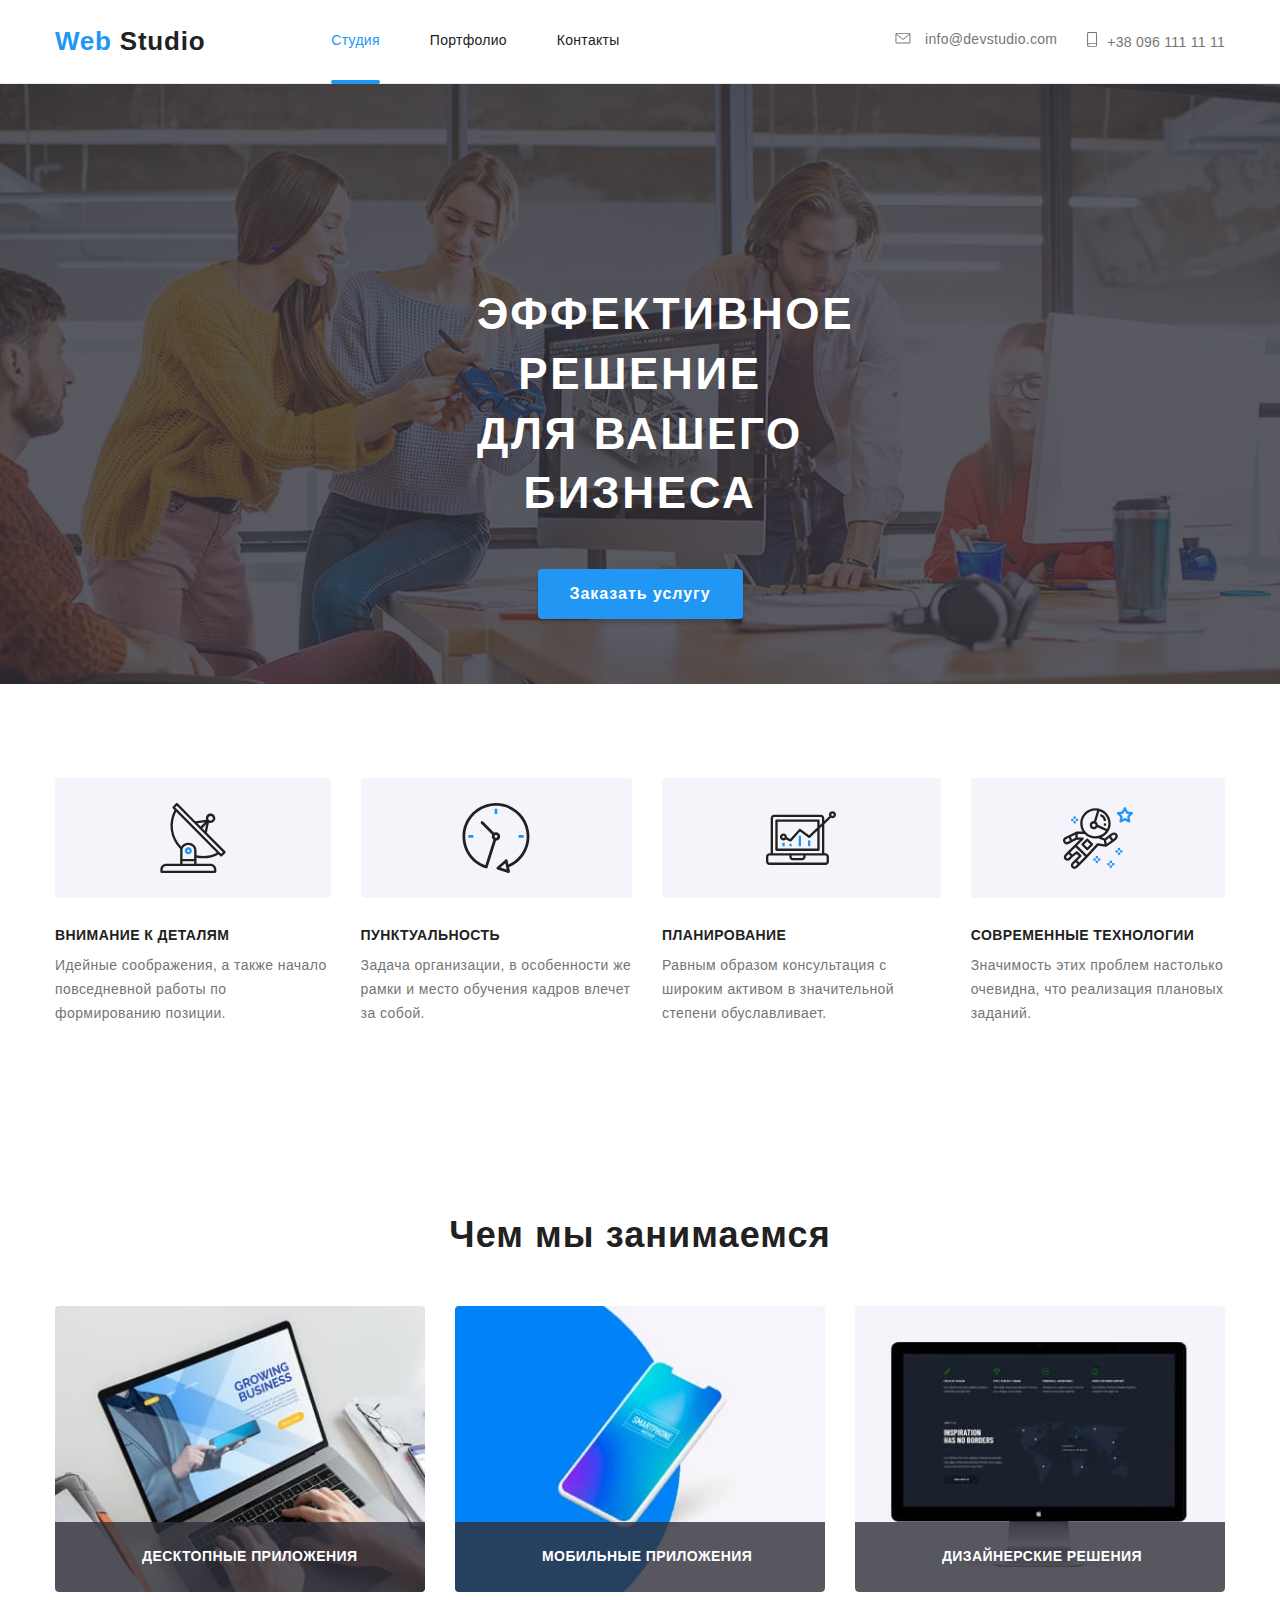
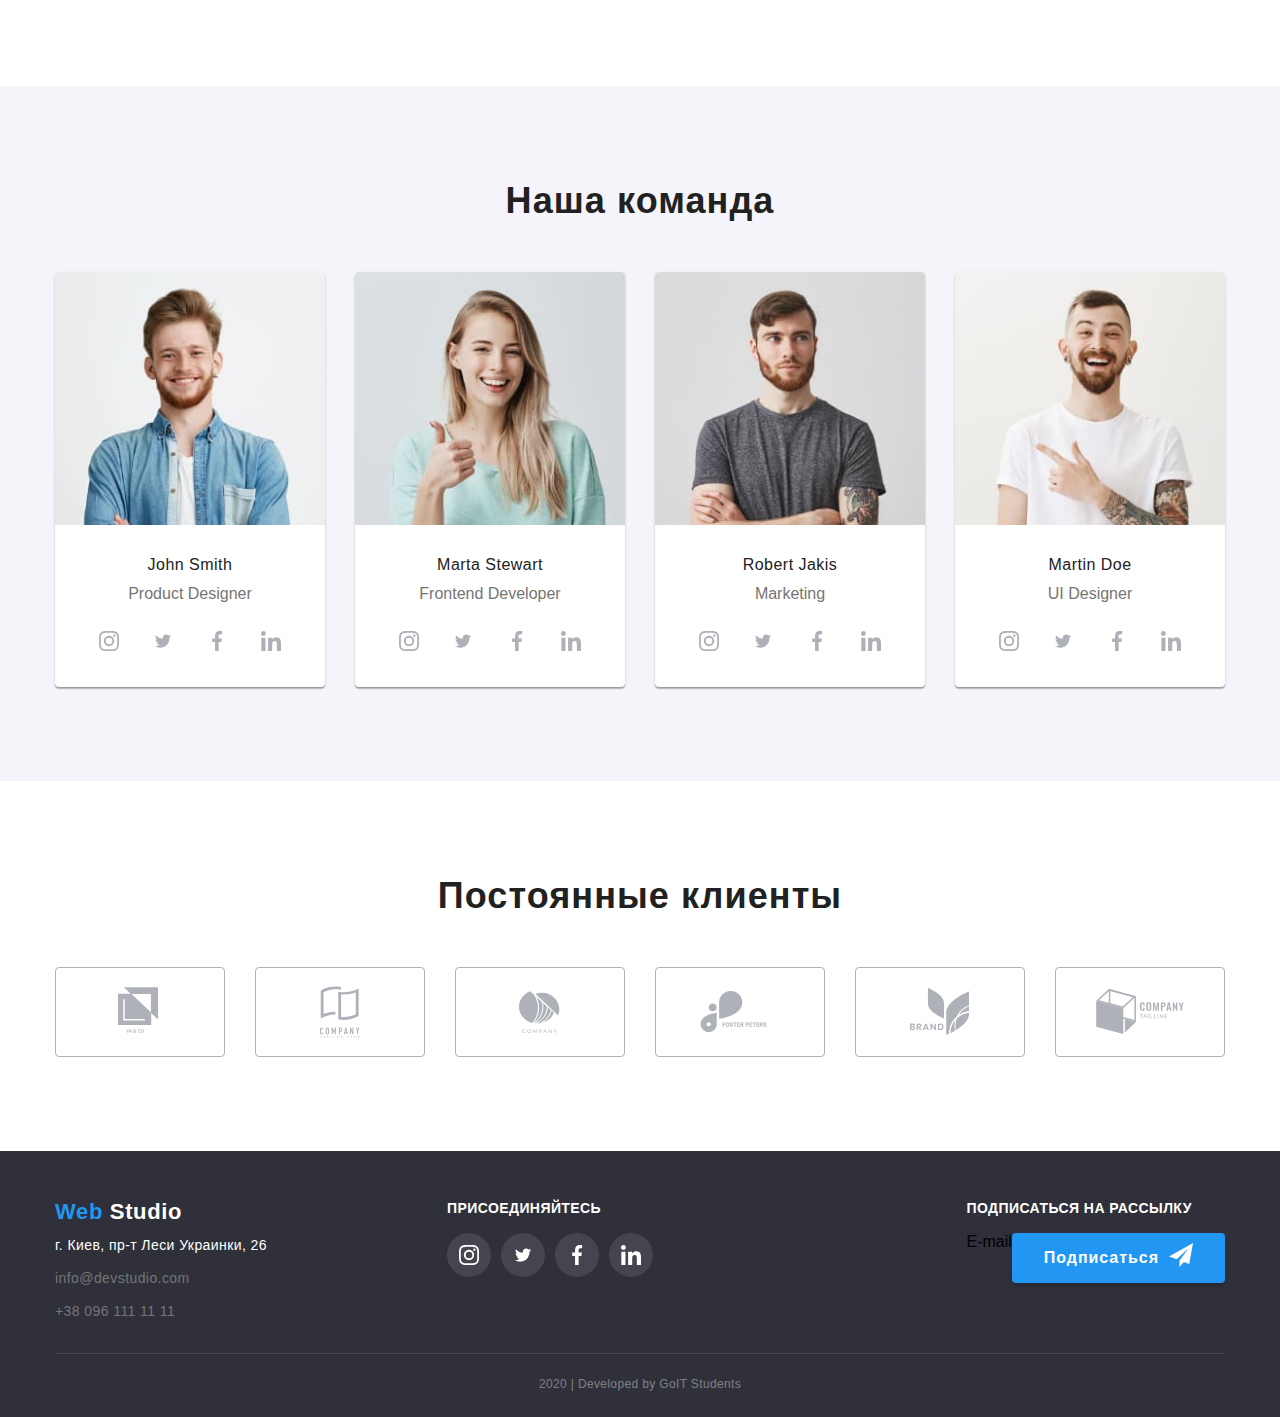
<file: index.html>
<!DOCTYPE html>
<html lang="ru">
<head>
    <meta charset="UTF-8">
    <meta name="viewport" content="width=device-width, initial-scale=1.0">
    <link rel="stylesheet" href="https://cdnjs.cloudflare.com/ajax/libs/modern-normalize/0.6.0/modern-normalize.min.css">
    <link rel="stylesheet" href="./css/main.css" />
    <title>Document</title>
</head>
<body>
    <header class="header">
        <div class="container-header">
           <div class="box">
                <nav class="nav-link">
                    <a href="./index.html" class="logo" ><span>Web</span> Studio</a>
                    <ul class="site-nav">
                        <li class="item"><a href="./index.html" class="link current">Студия</a></li>
                        <li class="item"><a href="./portfolio.html" class="link">Портфолио</a></li>
                        <li class="item"><a href="" class="link">Контакты</a></li>
                    </ul>
                </nav>
                <address class="address">
                            <a href="mailto:info@devstudio.com" class="link mail">
                                <svg class="icon icon-tel-mail" height="11.2" width="16">
                                    <use href="./img/sprite.svg#icon-envelope "></use>
                                </svg>
                                info@devstudio.com </a>
                            <a href="tel:+380961111111" class="link tel">
                                <svg class="icon icon-tel-mail" height="14.94" width="10">
                                    <use href="./img/sprite.svg#icon-smartphone"></use>
                                </svg>+38 096 111 11 11</a>
                </address>
           </div> 
        </div>
    </header>
    <main>
            <section class="hero">
                <h1 class="hero-title"><strong>Эффективное решение для вашего бизнеса</strong></h1>
                <a href="" class="button">Заказать услугу</a>
            </section>
            <!--advantages-->
           <div class="container">
            <section class="advantages">
                <ul class="list">
                    <li class="item antenna">
                        <h3 class="title">Внимание к деталям</h3>
                        <p class="content">Идейные соображения, а также начало повседневной работы по формированию позиции.</p>
                    </li>
                    <li class="item clock">
                        <h3 class="title">Пунктуальность</h3>
                        <p class="content">Задача организации, в особенности же рамки и место обучения кадров влечет за собой.</p>
                    </li>
                    <li class="item diagram">
                        <h3 class="title">Планирование</h3>
                        <p class="content">Равным образом консультация с широким активом в значительной степени обуславливает.</p>
                    </li>
                    <li class="item astronaut">
                        <h3 class="title">Современные технологии</h3>
                        <p class="content"> Значимость этих проблем настолько очевидна, что реализация плановых заданий.</p>
                    </li>
                </ul>
            </section>
           </div> 
           <!--servises-->
            <div class="container">
                <section class="services">
                    <h2 class="title">Чем мы занимаемся</h2>
                    <ul class="list">
                        <li class="item">
                            <img src="./img/desktop.jpg" alt="desktop" height="294" width="370">
                            <h3 class="services-title">Десктопные приложения</h3>
                        </li>
                        <li class="item">
                            <img src="./img/mobyphone.jpg" alt="mobyphone" height="294" width="370">
                            <h3 class="services-title">Мобильные приложения</h3>
                        </li>
                        <li class="item">
                            <img src="./img/disajnerphoto.jpg" alt="disajnerphoto" height="294" width="370">
                            <h3 class="services-title">Дизайнерские решения</h3>
                        </li>
                    </
                </section>
            </div>
            <!--team-->  
            <div class="bg-team">
                <div class="container team-container">
                    <section class="team">
                        <h2 class="title">Наша команда</h2>
                        <ul class="list">
                            <li class="item">
                                <img src="./img/John_Smith.jpg" alt="photo John Smith" width: 270px; height: 260px;>
                                <h3>John Smith</h3>
                                <p class="prof">Product Designer</p>
                                <ul class="logo-social-network">
                                    <li><a href="" aria-label="instagram logo" class="logotype">
                                        <svg  class="icon" height="20" width="20">
                                            <use href="./img/sprite.svg#icon-instagram"></use>
                                        </svg>
                                    </a></li>
                                    <li><a href="" aria-label="twitter logo" class="logotype">
                                        <svg  class="icon" height="16.25" width="20">
                                            <use href="./img/sprite.svg#icon-twitter"></use>
                                        </svg></a></li>
                                    <li><a href="" aria-label="Facebook logo" class="logotype">
                                        <svg  class="icon" height="20" width="20">
                                            <use href="./img/sprite.svg#icon-facebook"></use>
                                        </svg></a></li>
                                    <li><a href="" aria-label="linkedIn logo" class="logotype">
                                        <svg  class="icon" height="20" width="20">
                                            <use href="./img/sprite.svg#icon-linkedin"></use>
                                        </svg></a></li>
                                </ul>
                                
                            </li>
                            <li class="item">
                                <img src="./img/Marta_Stewart.jpg" alt="photo Marta Stewart" width: 270px; height: 260px;>
                                <h3>Marta Stewart</h3>
                                <p class="prof">Frontend Developer</p>
                                <ul class="logo-social-network">
                                    <li><a href="" aria-label="instagram logo" class="logotype">
                                        <svg  class="icon" height="20" width="20">
                                            <use href="./img/sprite.svg#icon-instagram"></use>
                                        </svg>
                                    </a></li>
                                    <li><a href="" aria-label="twitter logo" class="logotype">
                                        <svg  class="icon" height="16.25" width="20">
                                            <use href="./img/sprite.svg#icon-twitter"></use>
                                        </svg></a></li>
                                    <li><a href="" aria-label="Facebook logo" class="logotype">
                                        <svg  class="icon" height="20" width="20">
                                            <use href="./img/sprite.svg#icon-facebook"></use>
                                        </svg></a></li>
                                    <li><a href="" aria-label="linkedIn logo" class="logotype">
                                        <svg  class="icon" height="20" width="20">
                                            <use href="./img/sprite.svg#icon-linkedin"></use>
                                        </svg></a></li>
                                </ul>
                            </li>
                            <li class="item">
                                <img src="./img/Robert_Jakis.jpg" alt="photo Robert Jakis" width: 270px; height: 260px;>
                                <h3>Robert Jakis</h3>
                                <p class="prof">Marketing</p>
                                <ul class="logo-social-network">
                                    <li><a href="" aria-label="instagram logo" class="logotype">
                                        <svg  class="icon" height="20" width="20">
                                            <use href="./img/sprite.svg#icon-instagram"></use>
                                        </svg>
                                    </a></li>
                                    <li><a href="" aria-label="twitter logo" class="logotype">
                                        <svg  class="icon" height="16.25" width="20">
                                            <use href="./img/sprite.svg#icon-twitter"></use>
                                        </svg></a></li>
                                    <li><a href="" aria-label="Facebook logo" class="logotype">
                                        <svg  class="icon" height="20" width="20">
                                            <use href="./img/sprite.svg#icon-facebook"></use>
                                        </svg></a></li>
                                    <li><a href="" aria-label="linkedIn logo" class="logotype">
                                        <svg  class="icon" height="20" width="20">
                                            <use href="./img/sprite.svg#icon-linkedin"></use>
                                        </svg></a></li>
                                </ul>
                            </li>
                            <li class="item">
                                <img src="./img/Martin_Doe.jpg" alt="photo Martin Doe" width: 270px; height: 260px;>
                                <h3>Martin Doe</h3>
                                <p class="prof">UI Designer</p>
                                <ul class="logo-social-network">
                                    <li><a href="" aria-label="instagram logo" class="logotype">
                                        <svg  class="icon" height="20" width="20">
                                            <use href="./img/sprite.svg#icon-instagram"></use>
                                        </svg>
                                    </a></li>
                                    <li><a href="" aria-label="twitter logo" class="logotype">
                                        <svg  class="icon" height="16.25" width="20">
                                            <use href="./img/sprite.svg#icon-twitter"></use>
                                        </svg></a></li>
                                    <li><a href="" aria-label="Facebook logo" class="logotype">
                                        <svg  class="icon" height="20" width="20">
                                            <use href="./img/sprite.svg#icon-facebook"></use>
                                        </svg></a></li>
                                    <li><a href="" aria-label="linkedIn logo" class="logotype">
                                        <svg  class="icon" height="20" width="20">
                                            <use href="./img/sprite.svg#icon-linkedin"></use>
                                        </svg></a></li>
                                </ul>
                            </li>
                        </ul>
                    </section>
                </div>
            </div>
            <!--customers-->
           <div class="container">
            <section class="customers">
                <h2 class="title">Постоянные клиенты</h2>
                <ul class="list">
                    <li class="company">
                        <a href="" aria-label="first company" class="link">
                        <svg class="company-logo" width="44.27" height="49.23">
                            <use href="./img/sprite.svg#icon-logo1"> </use>
                        </svg></a>
                    </li>
                    <li class="company">
                        <a href="" aria-label="second company" class="link">
                            <svg class="company-logo" width="40" height="52">
                                <use href="./img/sprite.svg#icon-logo2"> </use>
                            </svg>
                        </a>
                    </li>
                    <li class="company">
                        <a href="" aria-label="third company" class="link">
                            <svg class="company-logo" width="41" height="42.6">
                                <use href="./img/sprite.svg#icon-logo3"> </use>
                            </svg>
                        </a>
                    </li>
                    <li class="company">
                        <a href="" aria-label="fourth company" class="link">
                            <svg class="company-logo" width="80" height="42">
                                <use href="./img/sprite.svg#icon-logo4"> </use>
                            </svg>
                        </a>
                    </li>
                    <li class="company">
                        <a href="" aria-label="fifth company" class="link">
                            <svg class="company-logo" width="59" height="47">
                                <use href="./img/sprite.svg#icon-logo5"> </use>
                            </svg>
                        </a>
                    </li>
                    <li class="company">
                        <a href="" aria-label="sixth company" class="link">
                            <svg class="company-logo" width="88.5" height="45.5">
                                <use href="./img/sprite.svg#icon-logo6"> </use>
                            </svg>
                        </a>
                    </li>
                </ul>
            </section>
           </div>
    </main>
    <!--footer-->
    <footer class="ftr">
        <div class="container-footer">
            <div class="grid">
                <div>
                    <a href="./index.html" class="logo-footer"> <span>Web</span>  Studio</a>
               <address class="address-footer"> 
                    <p class="to-map adr">г. Киев, пр-т Леси Украинки, 26 </p> 
                   <a href="mailto:info@devstudio.com" class="adr mail-tel">info@devstudio.com</a>
                   <a href="tel:+380961111111" class="adr mail-tel">+38 096 111 11 11</a>
                </address>
                </div>
                <div class="join-in">
                   <b class>присоединяйтесь</b>    
                    <ul class="logo-social-network">
                        <ul class="logo-social-network">
                            <li><a href="" aria-label="instagram logo" class="logotype logotype-footer">
                                <svg  class="icon" height="20" width="20">
                                    <use href="./img/sprite.svg#icon-instagram"></use>
                                </svg>
                            </a></li>
                            <li><a href="" aria-label="twitter logo" class="logotype logotype-footer">
                                <svg  class="icon" height="16.25" width="20">
                                    <use href="./img/sprite.svg#icon-twitter"></use>
                                </svg></a></li>
                            <li><a href="" aria-label="Facebook logo" class="logotype logotype-footer">
                                <svg  class="icon" height="20" width="20">
                                    <use href="./img/sprite.svg#icon-facebook"></use>
                                </svg></a></li>
                            <li><a href="" aria-label="linkedIn logo" class="logotype logotype-footer">
                                <svg  class="icon" height="20" width="20">
                                    <use href="./img/sprite.svg#icon-linkedin"></use>
                                </svg></a></li>
                        </ul>
                    </ul>
                </div>
                <div class="subscription" >
                    <b>Подписаться на рассылку</b>
                    <div class="butt">
                        <p>E-mail</p>
                        <p class="button button-footer">Подписаться</p>
                    </div>
                </div>
            </div>
            <div>
                <p class="text">2020 | Developed by GoIT Students </p>
            </div>
        </div>
    </footer>
</body>
</html>
</file>
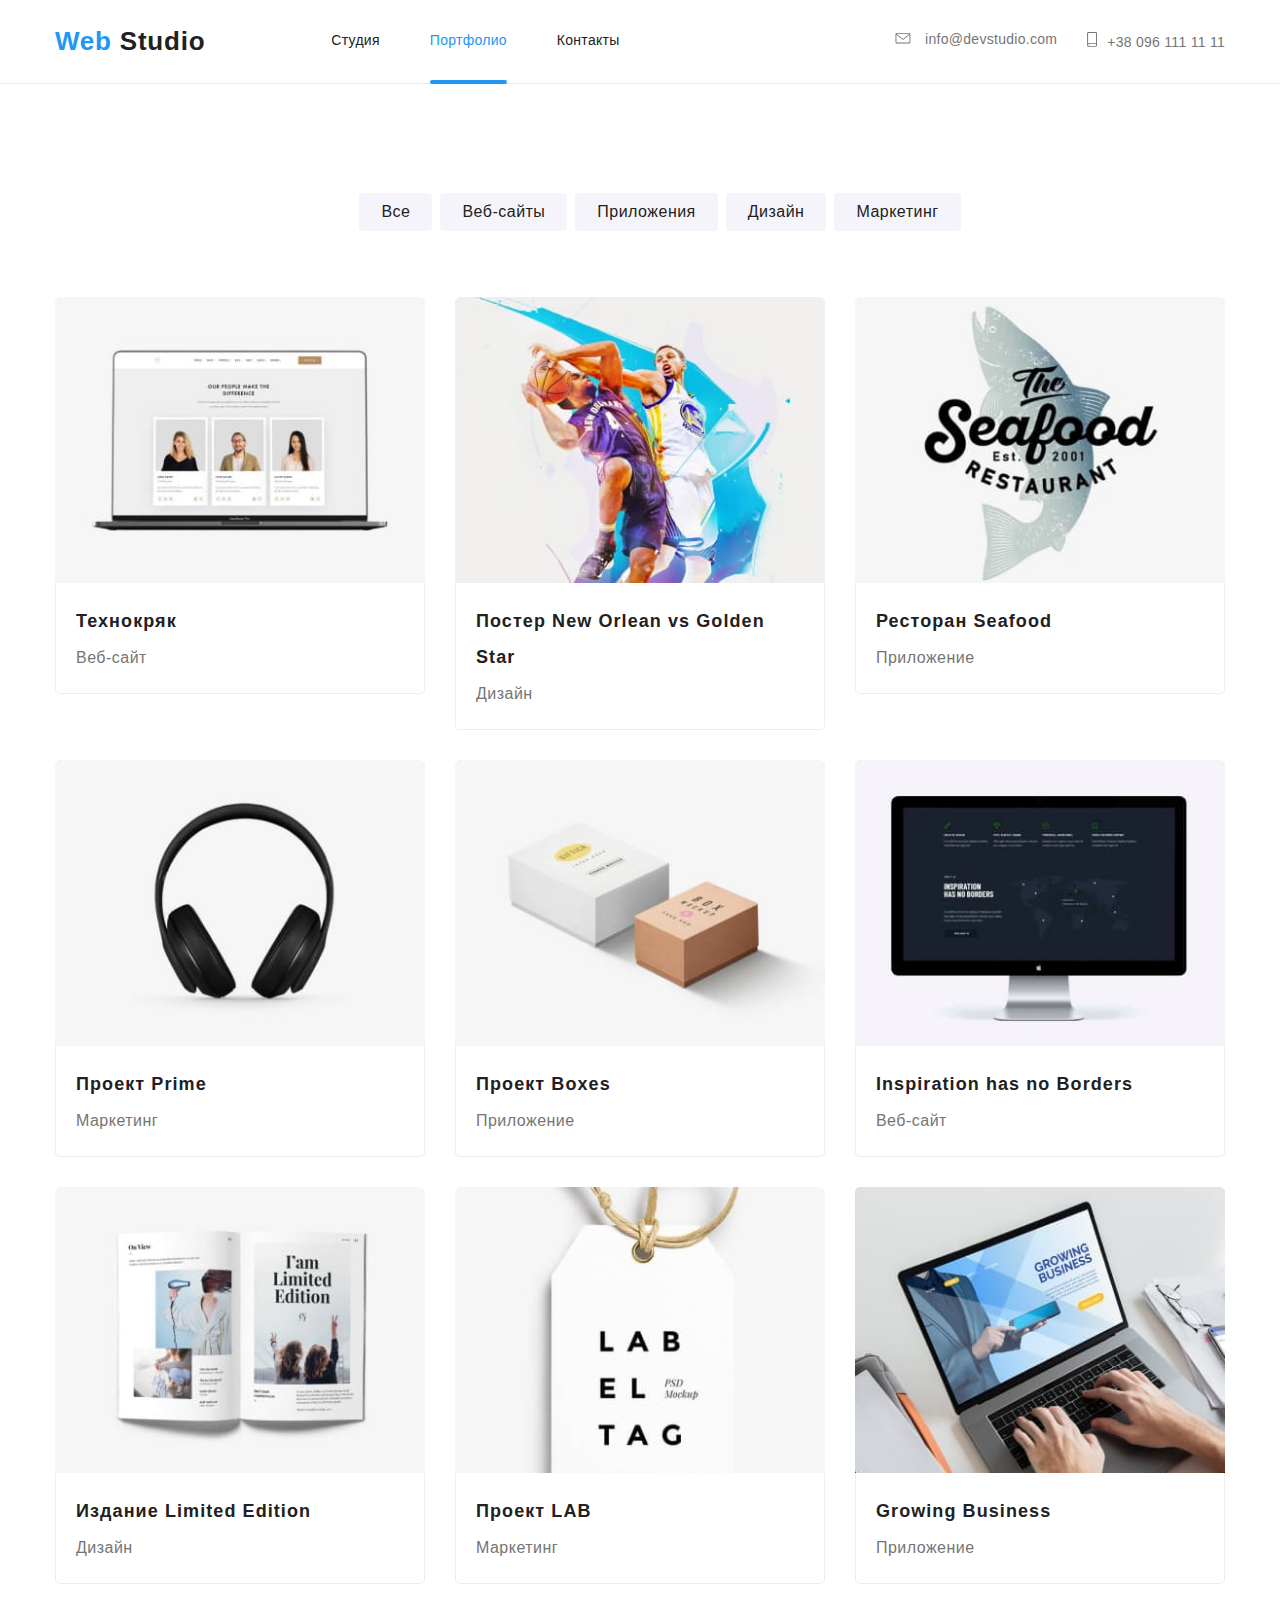
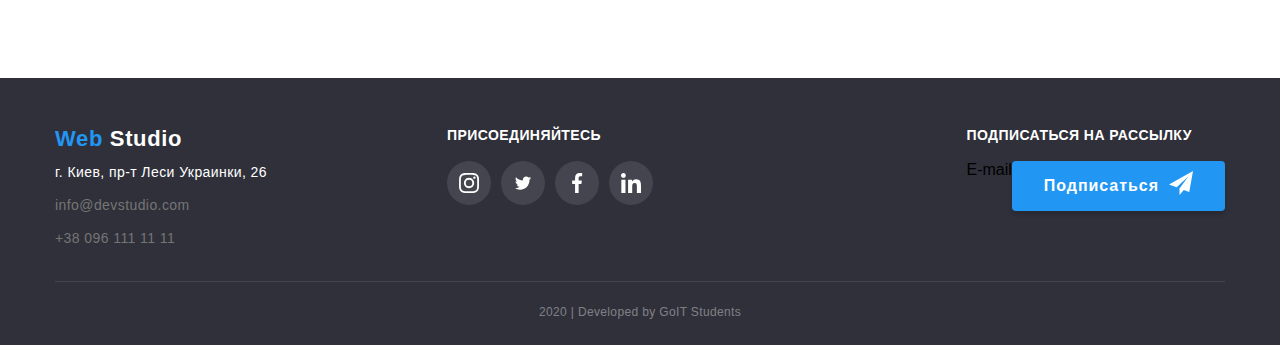
<file: portfolio.html>
<!DOCTYPE html>
<html lang="ru">
<head>
    <meta charset="UTF-8">
    <meta name="viewport" content="width=device-width, initial-scale=1.0">
    <link rel="stylesheet" href="https://cdnjs.cloudflare.com/ajax/libs/modern-normalize/0.6.0/modern-normalize.min.css">
    <link rel="stylesheet" href="./css/main.css" />
    <title>Document</title>
</head>
<body>
    <header class="header">
        <div class="container-header">
           <div class="box">
                <nav class="nav-link">
                    <a href="./index.html" class="logo" ><span>Web</span> Studio</a>
                    <ul class="site-nav">
                        <li class="item"><a href="./index.html" class="link ">Студия</a></li>
                        <li class="item"><a href="./portfolio.html" class="link current">Портфолио</a></li>
                        <li class="item"><a href="" class="link">Контакты</a></li>
                    </ul>
                </nav>
                <address class="address">
                            <a href="mailto:info@devstudio.com" class="link mail">
                                <svg class="icon icon-tel-mail" height="11.2" width="16">
                                    <use href="./img/sprite.svg#icon-envelope "></use>
                                </svg>
                                info@devstudio.com </a>
                            <a href="tel:+380961111111" class="link tel">
                                <svg class="icon icon-tel-mail" height="14.94" width="10">
                                    <use href="./img/sprite.svg#icon-smartphone"></use>
                                </svg>+38 096 111 11 11</a>
                </address>
           </div> 
        </div>
    </header>
    <main>
        <h1 class="hide">Наши проэкты</h1>
           <div class="container control-button">
            <section class="btns">
                <h2 class="hide">Фильтр</h2>
                <ul class="button-flex">
                    <li class="buttom-flex--button"><button type="button"><span class="btn">Все</span></button></li>
                    <li class="buttom-flex--button"><button type="button"><span class="btn">Веб-сайты</span></button></li>
                    <li class="buttom-flex--button"><button type="button"><span class="btn">Приложения</span></button></li>
                    <li class="buttom-flex--button"><button type="button"><span class="btn">Дизайн</span></button></li>
                    <li class="buttom-flex--button"><button type="button"><span class="btn">Маркетинг</span></button></li>
                </ul>
            </section>
           </div>
         <div class="container project">
            <section class="project">
                <h2 class="hide">Наши проєкты</h2>
                <ul class="project-tile">
                    <li class="item">
                     <a href="" aria-label="technocrack" class="link-blok" >
                         <div class="product-thumb">
                            <img src="./img/techno-crack.jpg" alt="techno-crack" width="370" height="294" class="cart-img">
                            <p class="description">Технокряк это современная площадка распространения коронавируса. Компании используют эту платформу для цифрового шпионажа и атак на защищённые сервера конкурентов.</p>
                         </div>
                         <div class="cart-content">
                            <h3 class="title">Технокряк</h3>
                            <p class="view">Веб-сайт</p>
                         </div>
                     </a>
                    </li>
                    <li class="item">
                     <a href="" aria-label="Постер New Orlean vs Golden Stars" class="link-blok" >
                         <p class="description hide"></p>
                         <div class="product-thumb">
                            <img src="./img/poster.jpg" alt="Постер New Orlean vs Golden Star" width="370" height="294">
                            <p class="description">Технокряк это современная площадка распространения коронавируса. Компании используют эту платформу для цифрового шпионажа и атак на защищённые сервера конкурентов.</p>
                         </div>
                         <div class="cart-content">
                            <h3 class="title">Постер New Orlean vs Golden Star</h3>
                            <p class="view"> Дизайн</p>
                         </div>
                         
                     </a>
                    </li>
                    <li class="item">
                     <a href="" aria-label="seafood" class="link-blok" >
                         <p class="description hide"></p>
                         <div class="product-thumb">
                            <img src="./img/seafood.jpg" alt="seafood" width="370" height="294" >
                            <p class="description">Технокряк это современная площадка распространения коронавируса. Компании используют эту платформу для цифрового шпионажа и атак на защищённые сервера конкурентов.</p>
                         </div>
                         <div class="cart-content">
                            <h3 class="title">Ресторан Seafood</h3>
                            <p class="view">Приложение</p>
                         </div>
                        
                     </a>
                    </li>
                    <li class="item">
                     <a href=""  aria-label="Проект Prime" class="link-blok" >
                         <p class="description hide"></p>
                         <div class="product-thumb">
                            <img src="./img/prime.jpg" alt="Проект Prime" width="370" height="294">
                            <p class="description">Технокряк это современная площадка распространения коронавируса. Компании используют эту платформу для цифрового шпионажа и атак на защищённые сервера конкурентов.</p>
                         </div>
                         <div class="cart-content">
                            <h3 class="title">Проект Prime</h3>
                            <p class="view">Маркетинг</p>
                         </div>
                         
                     </a>
                    </li>
                    <li class="item">
                     <a href="" aria-label="Проект Boxes" class="link-blok" >
                         <p class="description hide"></p>
                        <div class="product-thumb">
                            <img src="./img/boxes.jpg" alt="Проект Boxes" width="370" height="294">
                            <p class="description">Технокряк это современная площадка распространения коронавируса. Компании используют эту платформу для цифрового шпионажа и атак на защищённые сервера конкурентов.</p>
                        </div>
                         <div class="cart-content">
                            <h3 class="title">Проект Boxes</h3>
                            <p class="view">Приложение</p>
                         </div>
                         
                     </a>
                    </li>
                    <li class="item">
                     <a href="" aria-label="Inspiration has no Borders" class="link-blok" >
                         <p class="description hide"></p>
                        <div class="product-thumb">
                            <img src="./img/borders.jpg" alt="Inspiration has no Borders" width="370" height="294">
                            <p class="description">Технокряк это современная площадка распространения коронавируса. Компании используют эту платформу для цифрового шпионажа и атак на защищённые сервера конкурентов.</p>
                        </div>
                         <div class="cart-content">
                            <h3 class="title">Inspiration has no Borders</h3>
                            <p class="view">Веб-сайт</p>
                         </div>
                        
                     </a>
                    </li>
                    <li class="item">
                     <a href="" aria-label="Издание Limited Edition" class="link-blok" >
                         <p class="description hide"></p>
                         <div class="product-thumb">
                            <img src="./img/limited-edition.jpg" alt="Издание Limited Edition" width="370" height="294">
                            <p class="description">Технокряк это современная площадка распространения коронавируса. Компании используют эту платформу для цифрового шпионажа и атак на защищённые сервера конкурентов.</p>
                         </div>
                         <div class="cart-content">
                            <h3 class="title">Издание Limited Edition</h3>
                            <p class="view">Дизайн</p>
                         </div>
                         
                     </a>
                    </li>
                    <li class="item">
                     <a href="" aria-label="Проект LAB" class="link-blok" >
                         <p class="description hide"></p>
                         <div class="product-thumb">
                            <img src="./img/lab.jpg" alt="Проект LAB" width="370" height="294">
                            <p class="description">Технокряк это современная площадка распространения коронавируса. Компании используют эту платформу для цифрового шпионажа и атак на защищённые сервера конкурентов.</p>
                         </div>
                         <div class="cart-content">
                            <h3 class="title">Проект LAB</h3>
                            <p class="view">Маркетинг</p>
                         </div>
                         
                     </a>
                    </li>
                    <li class="item">
                    <a href="" aria-label="Growing Business" class="link-blok" > 
                         <p class="description hide"></p>
                         <div class="product-thumb">
                            <img src="./img/growing-business.jpg" alt="Growing Business" width="370" height="294">
                            <p class="description">Технокряк это современная площадка распространения коронавируса. Компании используют эту платформу для цифрового шпионажа и атак на защищённые сервера конкурентов.</p>
                         </div>
                         <div class="cart-content">
                            <h3 class="title">Growing Business</h3>
                            <p class="view">Приложение</p>
                         </div>
                         
                     </a>
                    </li>
                </ul>
            </section>
         </div>
    </main>
    <!--footer-->
    <footer class="ftr">
        <div class="container-footer">
            <div class="grid">
                <div>
                    <a href="./index.html" class="logo-footer"> <span>Web</span>  Studio</a>
               <address class="address-footer"> 
                    <p class="to-map adr">г. Киев, пр-т Леси Украинки, 26 </p> 
                   <a href="mailto:info@devstudio.com" class="adr mail-tel">info@devstudio.com</a>
                   <a href="tel:+380961111111" class="adr mail-tel">+38 096 111 11 11</a>
                </address>
                </div>
                <div class="join-in">
                   <b class>присоединяйтесь</b>    
                    <ul class="logo-social-network">
                        <ul class="logo-social-network">
                            <li><a href="" aria-label="instagram logo" class="logotype logotype-footer">
                                <svg  class="icon" height="20" width="20">
                                    <use href="./img/sprite.svg#icon-instagram"></use>
                                </svg>
                            </a></li>
                            <li><a href="" aria-label="twitter logo" class="logotype logotype-footer">
                                <svg  class="icon" height="16.25" width="20">
                                    <use href="./img/sprite.svg#icon-twitter"></use>
                                </svg></a></li>
                            <li><a href="" aria-label="Facebook logo" class="logotype logotype-footer">
                                <svg  class="icon" height="20" width="20">
                                    <use href="./img/sprite.svg#icon-facebook"></use>
                                </svg></a></li>
                            <li><a href="" aria-label="linkedIn logo" class="logotype logotype-footer">
                                <svg  class="icon" height="20" width="20">
                                    <use href="./img/sprite.svg#icon-linkedin"></use>
                                </svg></a></li>
                        </ul>
                    </ul>
                </div>
                <div class="subscription" >
                    <b>Подписаться на рассылку</b>
                    <div class="butt">
                        <p>E-mail</p>
                        <p class="button button-footer">Подписаться</p>
                    </div>
                </div>
            </div>
            <div>
                <p class="text">2020 | Developed by GoIT Students </p>
            </div>
        </div>
    </footer>
</body>
</html>
</file>
<file: css/main.css>
:root {
   --primary-text-color:#757575;
   --primary-title-color:#212121;
   --primary-title2-color:#ffffff;
   --primary-hover-color:#2196F3;
   --primary-bg-color:#2196F3;
   --primary-shadow-color:rgba(0, 0, 0, 0.15);
   --primary-bg-adv-color:rgba(47, 48, 58, 0.8);
   --primary-address-ftr-color:rgba(255, 255, 255, 0.6);
   --primary-button-bg-stok-color: #F5F4FA;
   --primary-button-text-stok-color:#212121;
   --primary-button-hoverfocus-color:#2196F3;
   --primary-button-text-hoverfocus-color:#FFFFFF;
   --primary-text-description-color: #ffffff;
   --primary-bg-description-color: rgba(33, 150, 243, 0.9);
   --primary-border-color: #ECECEC;
   --primary-border-ftr-color:  rgba(255, 255, 255, 0.1);
   --primary-bg-hover-logo-color:  #2196F3;
   --primary-bg-logo-color:  #F5F4FA;
   --primary-bg-team-color:#F5F4FA; 
   --primari-social-logo-color: #AFB1B8;
   --primari-social-logo-hover-color: #FFFFFF;
   --primari-hover-bg-color-logotype: #2196F3;

}

body {
   background-color:var(--primary-title2-color);
   font-family: Roboto, sans-serif;
}
img{
   display: block;
   max-width: 100%;
   height: auto;
}

.header{
   font-weight: 500;
   color:var(--primary-title-color);
   font-size: 14px;
   line-height: 1.14;
   letter-spacing: 0.02em;
   border-bottom: 1px solid var(--primary-border-color);
}
.container-header{
   width: 1200px;
   margin-left: auto;
   margin-right: auto;
   padding-left: 15px;
   padding-right: 15px; 
}
.container{
   width: 1200px;
   margin-left: auto;
   margin-right: auto;
   padding-left: 15px;
   padding-right: 15px; 
   padding-bottom: 94px;
   padding-top: 94px;
}

.site-nav{
   display: flex;
   margin-left: 86px;
   margin-top: 0;
   margin-bottom: 0;
}

.site-nav .item + .item{
   margin-left: 50px;
}

.site-nav .link{
   position: relative;
   display: block;
   padding-top: 32px;
   padding-bottom: 32px;
   transition: color 250ms cubic-bezier(0.4, 0, 0.2, 1);
}

.site-nav .link.current{
   color: var(--primary-hover-color);
   
}
.link.current::after{
   display: block;
   position: absolute;
   content: '';
   background: #2196F3;
   border-radius: 2px;
   width: 100%;
   height: 4px;
   bottom: -2.2px; /* я так понял, что это кастыль, но у меня с  bottom: 0; у меня между <main> и линией зазор */
   
}

.logo{
   font-family: Raleway, sans-serif;
   font-weight: bold;
   font-size: 26px;
   line-height: 1.19;
   letter-spacing: 0.03em;
   color: var(--primary-title-color);
   text-decoration: none;
}

.logo  span{
   color: var(--primary-hover-color);
}

a{
   text-decoration: none; 
}

.header .link{
   color:var(--primary-title-color);
}

li{
   list-style-type: none;
}

.address{
   display: flex;
   margin-left: auto;
   font-style: normal;
}
.address .link + .link{
   margin-left: 30px;
}
.address .link{
   padding-top: 32px;
   padding-bottom: 32px;
}

.address .link{
   color: var(--primary-text-color);
   transition: color 250ms cubic-bezier(0.4, 0, 0.2, 1);
}

.box {
   display: flex;
   align-items: center;
}
.nav-link{
   display: flex;
   align-items: center;
}

.header .link:hover,
.header .link:focus{
   color: var(--primary-hover-color);
}
.hero{
   margin-left: auto;
   margin-right: auto;
   text-align: center;
   height: 600px;
   max-width: 1600px;
   background-color: #ccc;
   background-image: linear-gradient(to right, rgba(47, 48, 58, 0.8),rgba(47, 48, 58, 0.8)), url(../img/Header.jpg);
   background-repeat: no-repeat;
   background-position: center;
   background-size: cover;
}
.hero-title {
   margin-top: 0;
   margin-bottom: 46px;
   font-weight: 900;
   font-size: 44px;
   line-height: 1.36;
   letter-spacing: 0.06em;
   text-transform: uppercase;
   color: var(--primary-title2-color);
   text-align: center;
   padding-top: 200px;
   padding-left: 477px;
   padding-right: 477px;

}
.button{
   display: inline-flex;
   color: var(--primary-title2-color);
   background-color: var(--primary-bg-color);
   min-width: 200px;
   padding: 10px 32px ;
   box-shadow: 0px 4px 4px var(--primary-shadow-color);
   border-radius: 4px;
   font-weight: bold;
   font-size: 16px;
   line-height: 1.87;
   text-align: center;
   letter-spacing: 0.06em;
   cursor: pointer;
}
.advantages .logo-bg{
   margin-bottom: 30px;
   background-color: var(--primary-bg-logo-color);
   
   width: 270px;
   height: 120px;
   
}
.advantages .hover-logo{
   background-color: var(--primary-bg-hover-logo-color);
   }
.advantages .list{
   display: flex;
   margin-top: 0;
   margin-bottom: 0;
   padding-left: 0;
}  
.advantages .title{
   margin: 0;
   padding-bottom: 10px;
   font-weight: bold;
   font-size: 14px;
   line-height: 1.14;
   letter-spacing: 0.03em;
   text-transform: uppercase;
   color: var(--primary-title-color);
}


.advantages .item::before{
   display: block;
   content: '';
   height: 120px;
   background-size: 70px;
   background-repeat: no-repeat ;
   background-position: center;
   background-color:#F5F4FA;
   padding: 25px 102px;
   border-radius: 4px;
   margin-bottom: 30px;
}
.advantages .antenna::before{
   background-image: url(../img/antenna.svg);
}
.advantages .clock::before{
   background-image: url(../img/clock.svg);
}
.advantages .diagram::before{
   background-image: url(../img/diagram.svg);
}
.advantages .astronaut::before{
   background-image: url(../img/astronaut.svg);
}
.advantages .item +.item{
   margin-left: 30px;
}
.advantages .content{
   margin-top: 0;
   margin-bottom: 0;
   font-weight: 400;
   font-size: 14px;
   line-height: 1.71;
   letter-spacing: 0.03em;
   color:var(--primary-text-color);
}
.services .title{
   margin-top: 0;
   margin-bottom: 50px;
   font-weight: bold;
   font-size: 36px;
   line-height: 1.17;
   text-align: center;
   letter-spacing: 0.03em;
   color: var(--primary-title-color);
}
.services .services-title{
   position: absolute;
   bottom: 0;
   width: 100%;
   font-weight: bold;
   font-size: 14px;
   line-height: 1.14;
   letter-spacing: 0.03em;
   text-transform: uppercase;
   color: var(--primary-title2-color);
   background: var(--primary-bg-adv-color);
   border-radius: 0px 0px 4px 4px;
   padding: 27px 87px;
   padding-right: 0;
   margin-top: 0;
   margin-bottom: 0;
}
.services .list{
   display: flex;
   padding-left: 0;
   margin: 0;
   
}
.services .item{
   position: relative;
   width: calc((100% - 60px) / 3);
   overflow: hidden;
   border-radius: 4px;
}
.services .item + .item{
   margin-left: 30px;
}
.bg-team{
   background-color: var(--primary-bg-team-color);
}
.team .list{
   display: flex;
   padding-left: 0;
   margin-top: 0;
   margin-bottom: 0;
}
.team .item{
   background: #FFFFFF;
   width: calc((100% - 90px) / 3);
   box-shadow: 0px 2px 1px rgba(0, 0, 0, 0.2), 0px 1px 1px rgba(0, 0, 0, 0.14), 0px 1px 3px rgba(0, 0, 0, 0.12);
   border-radius: 4px;
   overflow: hidden;
}



.team .title{
   margin-top: 0;
   margin-bottom: 50px;
   font-weight: bold;
   font-size: 36px;
   line-height: 1.17;
   text-align: center;
   letter-spacing: 0.03em;
   color: var(--primary-title-color);
}
.team h3{
   margin-top: 30px;
   margin-bottom: 10px;
   font-weight: 500;
   font-size: 16px;
   line-height: 1.19;
   letter-spacing: 0.03em;
   color:var(--primary-title-color);
   text-align: center;
}
.team .prof{
   margin-top: 0;
   margin-bottom: 16px;
   font-weight: normal;
   font-size: 16px;
   line-height: 1.19;
   color: var(--primary-text-color);
   text-align: center;
}

.team .item + .item{
   margin-left: 30px;
}
.logo-social-network{
   display: flex;
   padding-left: 0;
   justify-content: center;
   padding-bottom: 24px;
}
.logo-social-network li:not(:last-child){
   margin-right: 10px;
}
.logo-social-network .logotype{
   display: flex;
   height: 44px;
   width: 44px;
   border-radius: 50%;
   overflow: hidden;
   color: var(--primari-social-logo-color);
   transition: color 250ms cubic-bezier(0.4, 0, 0.2, 1), background-color 250ms cubic-bezier(0.4, 0, 0.2, 1);
    
}
.ftr .logotype-footer{
   background-color:rgba(255, 255, 255, 0.1);
   color:#FFFFFF;
   transition: background-color 250ms cubic-bezier(0.4, 0, 0.2, 1);
}
.logo-social-network .logotype:hover,
.logo-social-network .logotype:focus{
   background-color: var(--primari-hover-bg-color-logotype); 
   color: var(--primari-social-logo-hover-color);
}
 .icon{
   margin: auto;
   fill: currentColor;
}
.icon.icon-tel-mail{
   margin-right: 10px;
}

.customers .title{
   margin-top: 0;
   margin-bottom: 50px;
   font-weight: bold;
   font-size: 36px;
   line-height: 1.17;
   text-align: center;
   letter-spacing: 0.03em;
   color: var(--primary-title-color);
}
.customers .list{
   display: flex;
   padding-left: 0;
   margin-top: 0;
   margin-bottom: 0;
}
 

.company{
   display: block;
   width: calc((100% - 150px) / 6);
   height: 90px;
   justify-content: center;
}
.company .link{
   border: 1px solid #AFB1B8;
   border-radius: 4px;
   color: #AFB1B8;
   display: flex;
   height: 90px;
   transition: color 250ms cubic-bezier(0.4, 0, 0.2, 1), border 250ms cubic-bezier(0.4, 0, 0.2, 1);;
   
}
.company .link:hover,
.company .link:focus{
   color: #2196F3;
   border: 1px solid #2196F3;
}
.company .company-logo{
   margin: auto;
   fill: currentColor
   
}

.company + .company{
   margin-left: 30px;
}
.container-footer{
   padding-top: 48px;
   width: 1200px;
   margin-left: auto;
   margin-right: auto;
   padding-left: 15px;
   padding-right: 15px; 
}
.ftr .grid{
   display: flex;
}
.logo-footer {
   font-family: Raleway, sans-serif;
   font-weight: bold;
   font-size: 22px;
   line-height: 1.18;
   letter-spacing: 0.03em;
   color:var(--primary-title2-color);
}
.logo-footer span{
   color: var(--primary-hover-color);
}
.address-footer {
   font-weight: 400;
   font-size: 14px;
   line-height: 1.71;
   letter-spacing: 0.03em; 
}
.address-footer .to-map{
   margin-top: 0;
   margin-bottom: 0;
   color:var(--primary-title2-color);
}
.address-footer .mail-tel{
   color: var(--primary-text-color);
}



.address-footer  a{
   color:var(--primary-address-ftr-color)
}
.ftr {
   background-color: #2F303A;
}
.ftr b{
   font-weight: bold;
   font-size: 14px;
   line-height: 1.14;
   letter-spacing: 0.03em;
   text-transform: uppercase;
   color:var(--primary-title2-color);
}
.subscription{
   margin-left: auto;
}
.ftr .join-in{
   margin-left: 180px;
   margin-right: auto;
}
.ftr .adr{
   display: block;
   margin-top: 9px;
   font-style: normal;
}
.ftr .butt{
   display: flex;
}


.button.button-footer::after{
   display: inline-block;
   background-image: url(../img/icon-send.svg);
   background-size: contain;
   content: '';
   width: 24px;
   height: 24px;
   margin-left: 10px;
}
.text {
   margin-bottom: 0;
   font-weight: 400;
   font-size: 12px;
   line-height: 2;
   text-align: center;
   letter-spacing: 0.03em;
   color:rgba(255, 255, 255, 0.4);
   padding-top: 18px;
   padding-bottom: 21px;
   border-top:  1px solid var(--primary-border-ftr-color);
}
.container.control-button{
   padding-top: 93px;
   padding-bottom: 50px;
}
.container.project{
   padding-top: 0;
}
button {
   padding: 0;
   border: none;
   font: inherit;
   color: inherit;
   background-color: transparent;
}
.buttom-flex--button button {
   
   background-color: var(--primary-button-bg-stok-color);
   color: var(--primary-button-text-stok-color);
   cursor: pointer;
   padding: 6px 22px;
   border-radius: 4px;
   transition: color 250ms cubic-bezier(0.4, 0, 0.2, 1), background-color  250ms cubic-bezier(0.4, 0, 0.2, 1);
}
.buttom-flex--button + .buttom-flex--button{
   margin-left: 8px;
}


.buttom-flex--button button:hover,
.buttom-flex--button button:focus{
   box-shadow: 0px 2px 2px rgba(0, 0, 0, 0.12), 0px 1px 2px rgba(0, 0, 0, 0.08), 0px 3px 1px rgba(0, 0, 0, 0.1);
   background-color: var(--primary-button-hoverfocus-color);
   color: var(--primary-button-text-hoverfocus-color);
}
.btn{
   font-weight: 500;
   font-size: 16px;
   line-height: 1.625;
   letter-spacing: 0.03em;
}
.btns .button-flex{
   display: flex;
   justify-content: center;
}
.cart-content{
   border-right-width: 1px;
  border-right-style: solid;
  border-right-color: #eeeeee;
  /* Установит стили нинжней рамки */
  border-bottom-width: 1px;
  border-bottom-style: solid;
  border-bottom-color: #eeeeee;
  /* Установит стили левой рамки */
  border-left-width: 1px;
  border-left-style: solid;
  border-left-color: #eeeeee;
   box-sizing: border-box;
   border-bottom-left-radius: 5px;
   border-bottom-right-radius: 5px;
   padding-top: 20px;
   padding-bottom: 20px;
   padding-left: 20px;
   padding-right: 20px; 
}

.link-blok{
   position: relative;
}
.product-thumb{
   position: relative;
   overflow: hidden;
}

.project-tile .description{
   font-weight: normal;
   font-size: 18px;
   line-height: 1.56;
   letter-spacing: 0.03em;
   color:var(--primary-text-description-color);
   background-color:var(--primary-bg-description-color) ;

   position: absolute;
   width: 100%;
   margin: 0;
   top: 100%;
   left: 0;
   padding: 63px 24px;

   transition: top 250ms cubic-bezier(0.4, 0, 0.2, 1);
}
.project-tile .item:hover .description,
.project-tile .item:focus .description{
   top: 0;
   transition: top 250ms cubic-bezier(0.4, 0, 0.2, 1);
}


.project-tile .item{
   transition: box-shadow 250ms cubic-bezier(0.4, 0, 0.2, 1);
}
.project-tile .item:hover,
.project-tile .item:focus{
   box-shadow: 1px 4px 6px rgba(0, 0, 0, 0.16), 0px 4px 4px rgba(0, 0, 0, 0.06), 0px 1px 1px rgba(0, 0, 0, 0.12);
}
.link.blok{
   display: block;
}

.project .project-tile{
   display: flex;
   flex-wrap: wrap;
   margin: 0;
   padding-left: 0;
}
.project .item{
   /*width: 370px;*/
   width: calc((100% - 60px) / 3);
   margin-right: 30px;
   margin-bottom: 30px;
   border-top-left-radius: 5px;
   border-top-right-radius: 5px;
   overflow: hidden;
}
.project .item:nth-child(3n){
   margin-right: 0;
}
.project .item:nth-last-child(-n+3){
   margin-bottom: 0;
}
.project .view,
.project .title{
   padding-top: 0;
   padding-bottom: 0;
   margin-top: 0;
   margin-bottom: 0;
   margin: 0;
   padding: 0;
}
.project .view{
   margin-top: 4px;
}
.project .title{ 
   font-weight: bold;
   font-size: 18px;
   line-height: 2;
   letter-spacing: 0.06em;
   color:var(--primary-title-color);
}


.project .title{
   margin-top: 0;
   margin-bottom: 0;
   padding-top: 0;
   padding-bottom: 0;
   font-weight: bold;
   font-size: 18px;
   line-height: 2;
   letter-spacing: 0.06em;
   color:var(--primary-title-color);
}
.project-tile .view{
   font-weight: normal;
   font-size: 16px;
   line-height: 1.87;
   letter-spacing: 0.03em;
   color:var(--primary-text-color);
}

.hide{
   display:none;
}
</file>
